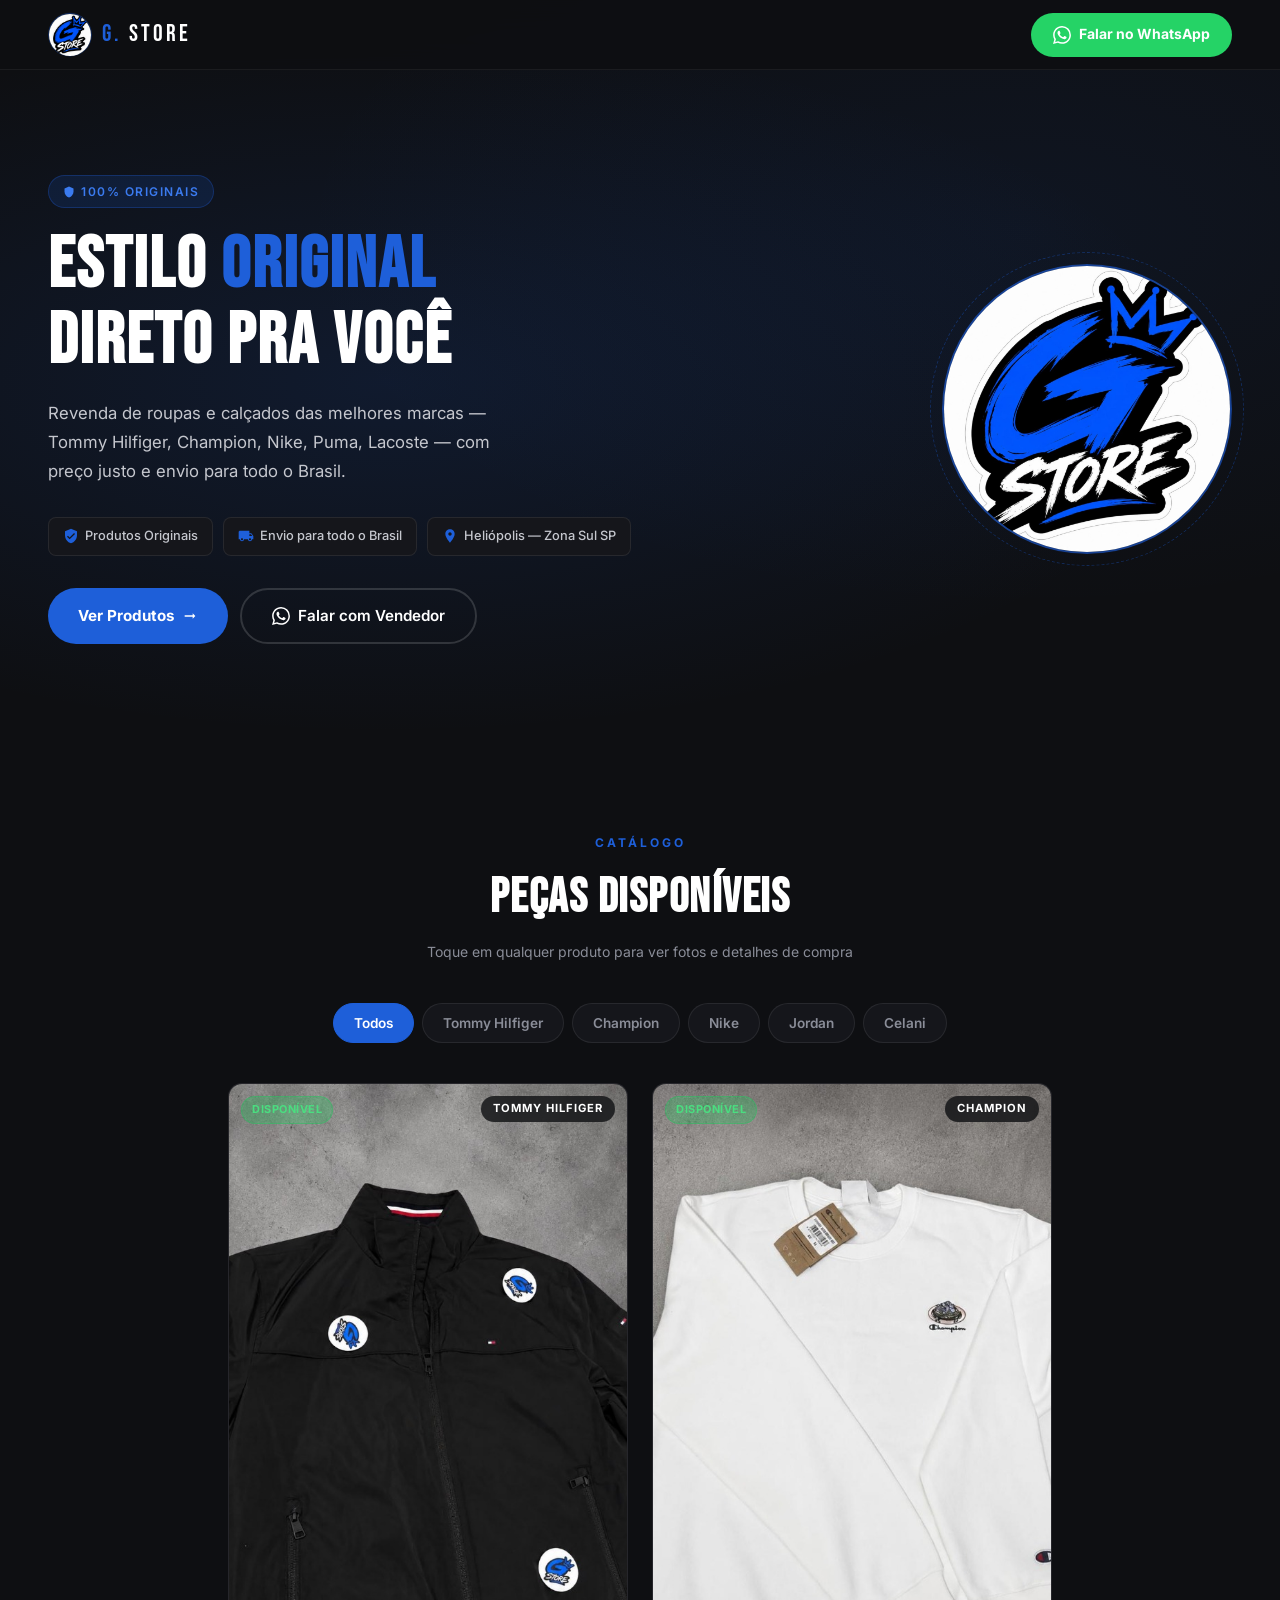
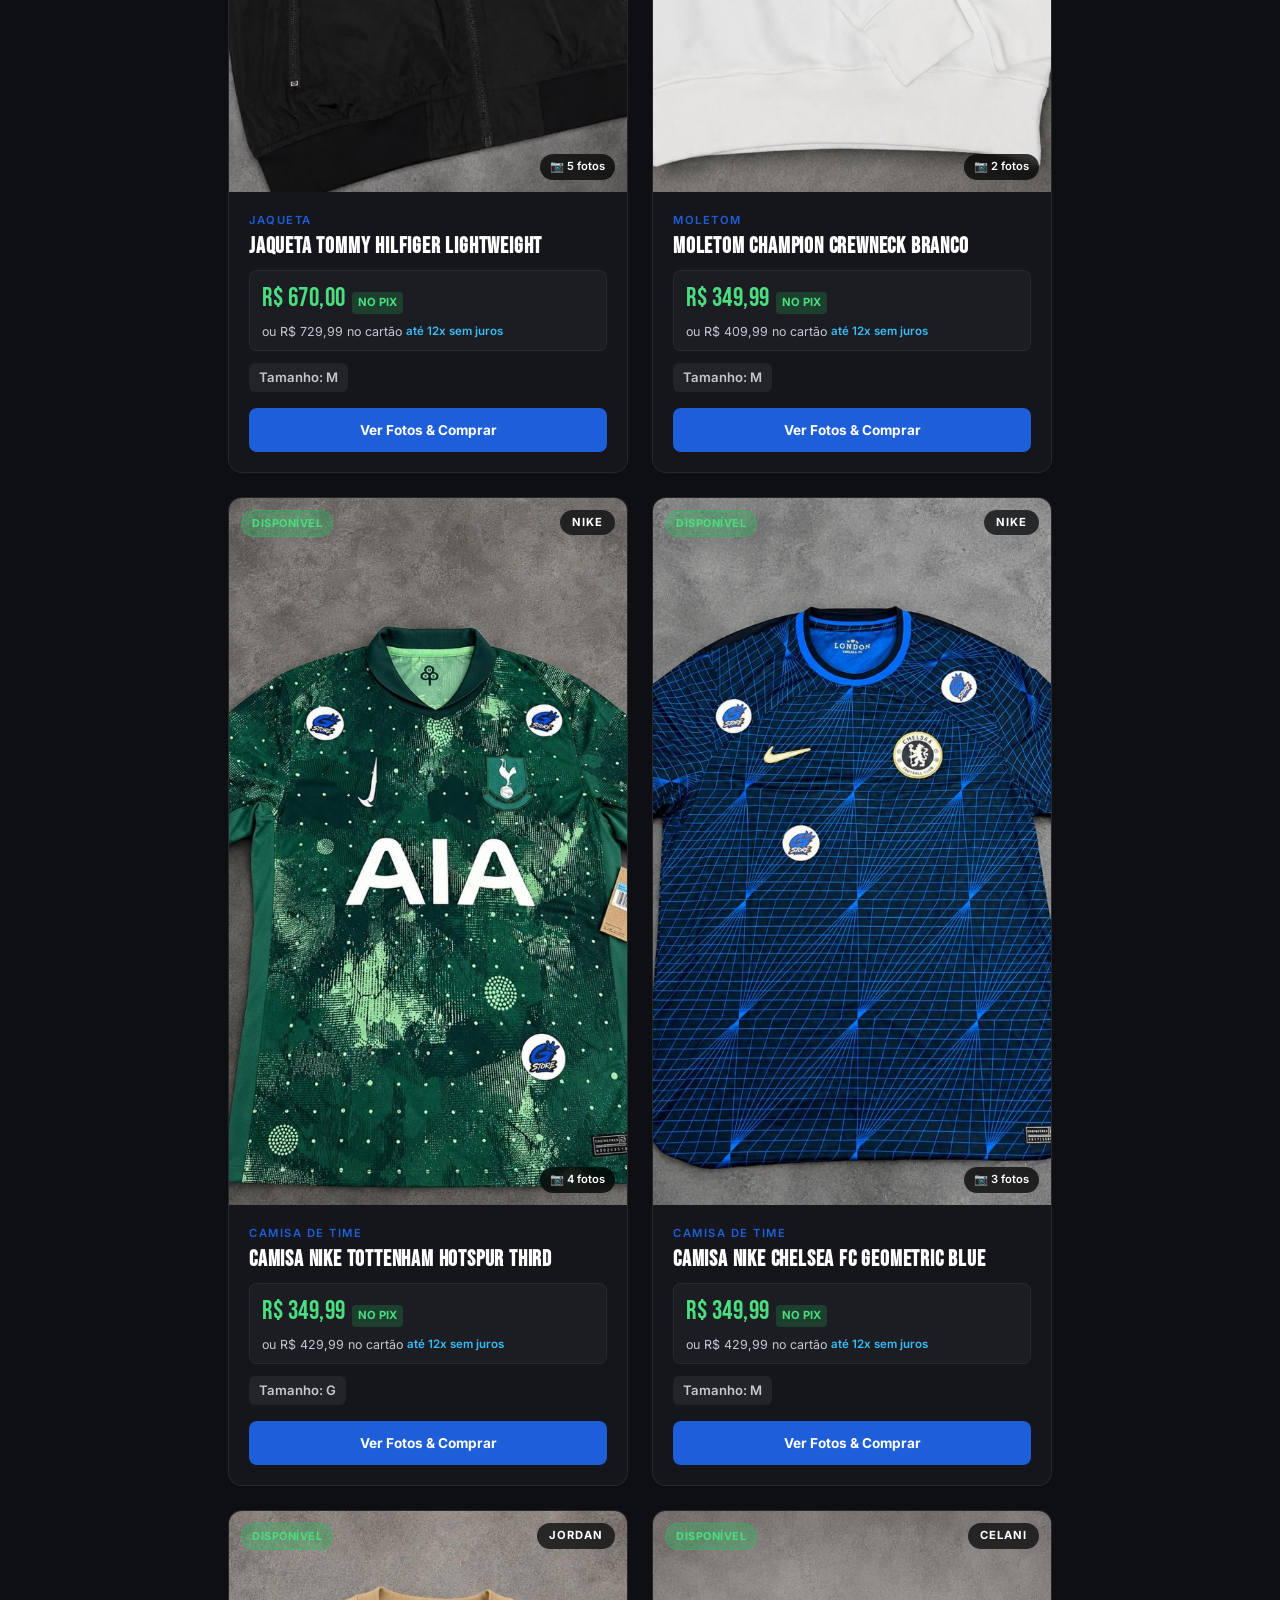
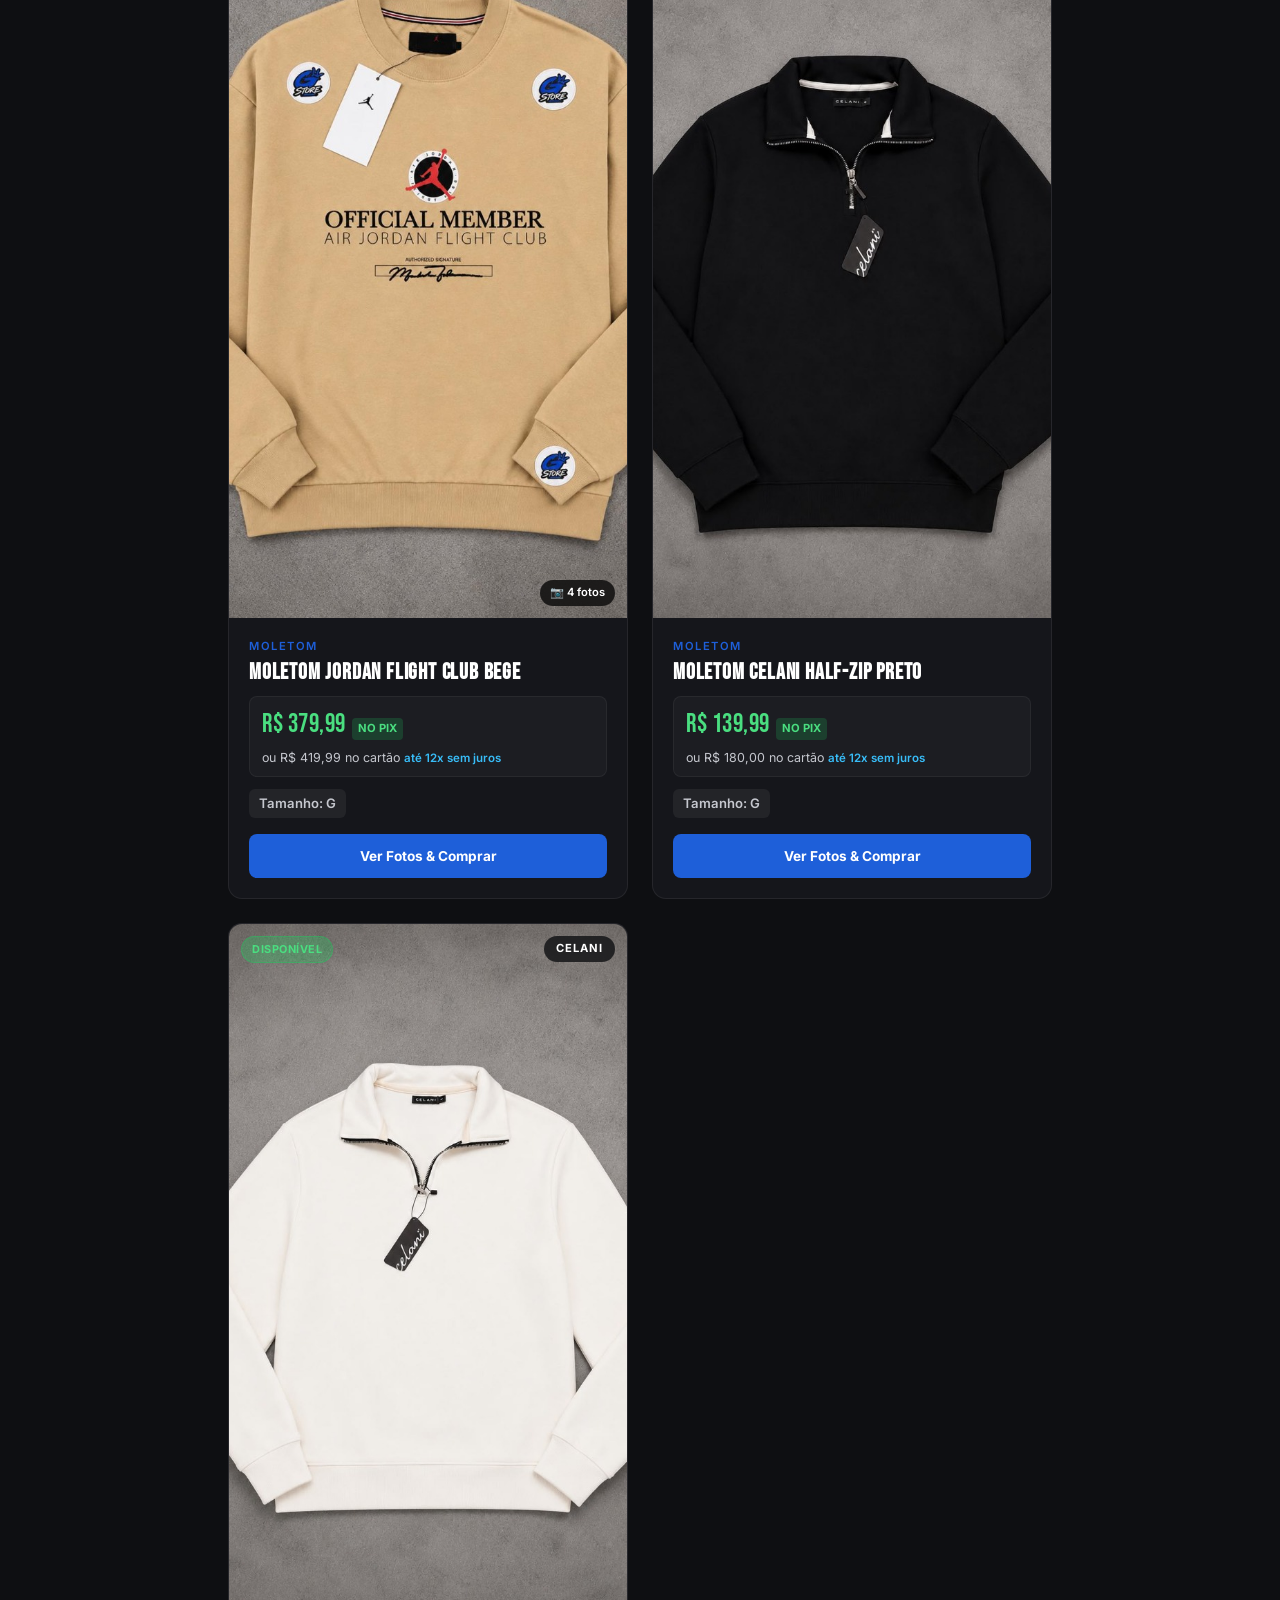
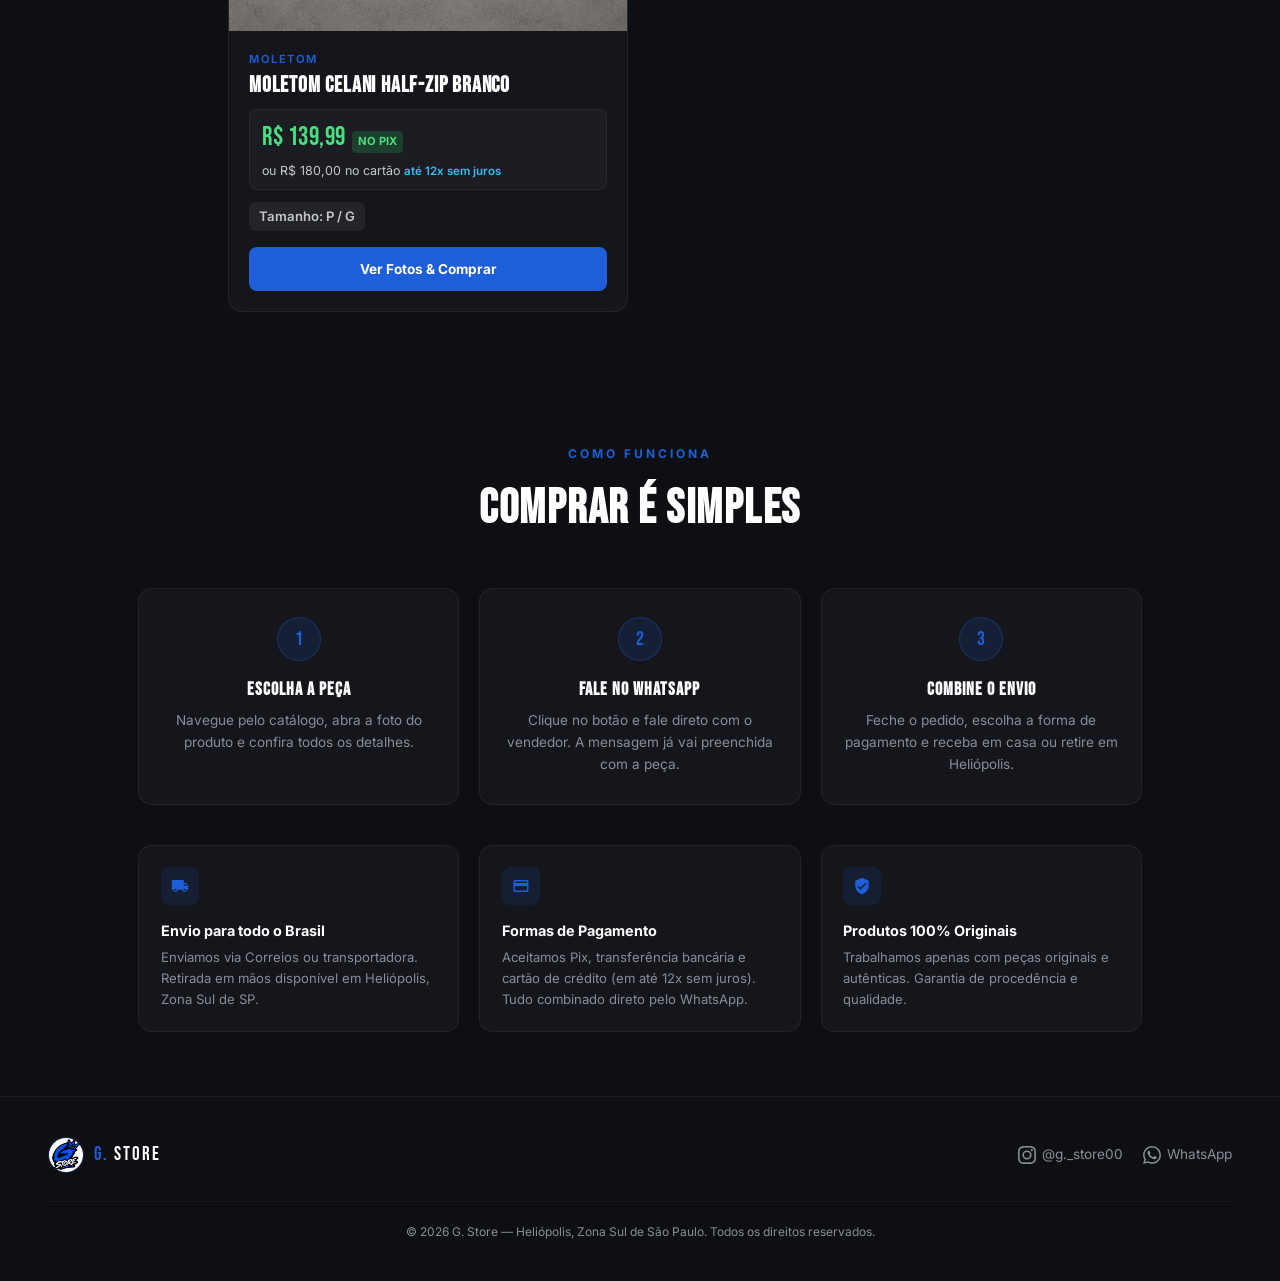
<file: index.html>
<!DOCTYPE html>
<html lang="pt-BR">
<head>
  <meta charset="UTF-8" />
  <meta name="viewport" content="width=device-width, initial-scale=1.0, maximum-scale=1.0, user-scalable=no" />
  <title>G. Store — Roupas e Calçados Originais | Puma, Lacoste, Nike</title>
  <meta name="description" content="G. Store — Revenda de roupas e calçados originais das melhores marcas: Nike, Puma, Lacoste. Envio para todo o Brasil. Heliópolis, Zona Sul de SP." />
  <meta name="theme-color" content="#0e0f12" />
  <link rel="icon" type="image/jpeg" href="img/media_1788734179886.jpg" />
  <link rel="stylesheet" href="style.css" />
</head>
<body>

  <!-- ═══════ HEADER ═══════ -->
  <header class="header" id="header">
    <a href="#" class="header__logo" aria-label="G. Store — Início">
      <img src="img/media_1788734179886.jpg" alt="G. Store logo" />
      <span class="header__logo-text"><span>G.</span> STORE</span>
    </a>
    <a href="#" data-whatsapp="general" target="_blank" rel="noopener" class="btn-whatsapp" id="header-whatsapp">
      <svg viewBox="0 0 24 24"><path d="M17.472 14.382c-.297-.149-1.758-.867-2.03-.967-.273-.099-.471-.148-.67.15-.197.297-.767.966-.94 1.164-.173.199-.347.223-.644.075-.297-.15-1.255-.463-2.39-1.475-.883-.788-1.48-1.761-1.653-2.059-.173-.297-.018-.458.13-.606.134-.133.298-.347.446-.52.149-.174.198-.298.298-.497.099-.198.05-.371-.025-.52-.075-.149-.669-1.612-.916-2.207-.242-.579-.487-.5-.669-.51-.173-.008-.371-.01-.57-.01-.198 0-.52.074-.792.372-.272.297-1.04 1.016-1.04 2.479 0 1.462 1.065 2.875 1.213 3.074.149.198 2.096 3.2 5.077 4.487.709.306 1.262.489 1.694.625.712.227 1.36.195 1.871.118.571-.085 1.758-.719 2.006-1.413.248-.694.248-1.289.173-1.413-.074-.124-.272-.198-.57-.347m-5.421 7.403h-.004a9.87 9.87 0 01-5.031-1.378l-.361-.214-3.741.982.998-3.648-.235-.374a9.86 9.86 0 01-1.51-5.26c.001-5.45 4.436-9.884 9.888-9.884 2.64 0 5.122 1.03 6.988 2.898a9.825 9.825 0 012.893 6.994c-.003 5.45-4.437 9.884-9.885 9.884m8.413-18.297A11.815 11.815 0 0012.05 0C5.495 0 .16 5.335.157 11.892c0 2.096.547 4.142 1.588 5.945L.057 24l6.305-1.654a11.882 11.882 0 005.683 1.448h.005c6.554 0 11.89-5.335 11.893-11.893a11.821 11.821 0 00-3.48-8.413z"/></svg>
      <span>Falar no WhatsApp</span>
    </a>
  </header>


  <!-- ═══════ HERO ═══════ -->
  <section class="hero" id="hero">
    <div class="hero__inner">
      <div class="hero__content">
        <div class="hero__badge">
          <svg width="12" height="12" viewBox="0 0 24 24" fill="currentColor"><path d="M12 1L3 5v6c0 5.55 3.84 10.74 9 12 5.16-1.26 9-6.45 9-12V5l-9-4z"/></svg>
          100% Originais
        </div>

        <h1 class="hero__title">
          ESTILO <span>ORIGINAL</span><br/>
          DIRETO PRA VOCÊ
        </h1>

        <p class="hero__subtitle">
          Revenda de roupas e calçados das melhores marcas — Tommy Hilfiger, Champion, Nike, Puma, Lacoste — com preço justo e envio para todo o Brasil.
        </p>

        <div class="hero__tags">
          <span class="hero__tag">
            <svg viewBox="0 0 24 24"><path d="M12 1L3 5v6c0 5.55 3.84 10.74 9 12 5.16-1.26 9-6.45 9-12V5l-9-4zm-2 16l-4-4 1.41-1.41L10 14.17l6.59-6.59L18 9l-8 8z"/></svg>
            Produtos Originais
          </span>
          <span class="hero__tag">
            <svg viewBox="0 0 24 24"><path d="M20 8h-3V4H3c-1.1 0-2 .9-2 2v11h2c0 1.66 1.34 3 3 3s3-1.34 3-3h6c0 1.66 1.34 3 3 3s3-1.34 3-3h2v-5l-3-4zM6 18.5c-.83 0-1.5-.67-1.5-1.5s.67-1.5 1.5-1.5 1.5.67 1.5 1.5-.67 1.5-1.5 1.5zm13.5-9l1.96 2.5H17V9.5h2.5zm-1.5 9c-.83 0-1.5-.67-1.5-1.5s.67-1.5 1.5-1.5 1.5.67 1.5 1.5-.67 1.5-1.5 1.5z"/></svg>
            Envio para todo o Brasil
          </span>
          <span class="hero__tag">
            <svg viewBox="0 0 24 24"><path d="M12 2C8.13 2 5 5.13 5 9c0 5.25 7 13 7 13s7-7.75 7-13c0-3.87-3.13-7-7-7zm0 9.5c-1.38 0-2.5-1.12-2.5-2.5s1.12-2.5 2.5-2.5 2.5 1.12 2.5 2.5-1.12 2.5-2.5 2.5z"/></svg>
            Heliópolis — Zona Sul SP
          </span>
        </div>

        <div class="hero__cta">
          <a href="#produtos" class="btn-primary">
            Ver Produtos
            <svg width="16" height="16" viewBox="0 0 24 24" fill="currentColor"><path d="M16.01 11H4v2h12.01v3L20 12l-3.99-4z"/></svg>
          </a>
          <a href="#" data-whatsapp="general" target="_blank" rel="noopener" class="btn-outline">
            <svg width="18" height="18" viewBox="0 0 24 24" fill="currentColor"><path d="M17.472 14.382c-.297-.149-1.758-.867-2.03-.967-.273-.099-.471-.148-.67.15-.197.297-.767.966-.94 1.164-.173.199-.347.223-.644.075-.297-.15-1.255-.463-2.39-1.475-.883-.788-1.48-1.761-1.653-2.059-.173-.297-.018-.458.13-.606.134-.133.298-.347.446-.52.149-.174.198-.298.298-.497.099-.198.05-.371-.025-.52-.075-.149-.669-1.612-.916-2.207-.242-.579-.487-.5-.669-.51-.173-.008-.371-.01-.57-.01-.198 0-.52.074-.792.372-.272.297-1.04 1.016-1.04 2.479 0 1.462 1.065 2.875 1.213 3.074.149.198 2.096 3.2 5.077 4.487.709.306 1.262.489 1.694.625.712.227 1.36.195 1.871.118.571-.085 1.758-.719 2.006-1.413.248-.694.248-1.289.173-1.413-.074-.124-.272-.198-.57-.347m-5.421 7.403h-.004a9.87 9.87 0 01-5.031-1.378l-.361-.214-3.741.982.998-3.648-.235-.374a9.86 9.86 0 01-1.51-5.26c.001-5.45 4.436-9.884 9.888-9.884 2.64 0 5.122 1.03 6.988 2.898a9.825 9.825 0 012.893 6.994c-.003 5.45-4.437 9.884-9.885 9.884m8.413-18.297A11.815 11.815 0 0012.05 0C5.495 0 .16 5.335.157 11.892c0 2.096.547 4.142 1.588 5.945L.057 24l6.305-1.654a11.882 11.882 0 005.683 1.448h.005c6.554 0 11.89-5.335 11.893-11.893a11.821 11.821 0 00-3.48-8.413z"/></svg>
            Falar com Vendedor
          </a>
        </div>
      </div>

      <div class="hero__visual">
        <div class="hero__logo-circle">
          <img src="img/media_1788734179886.jpg" alt="G. Store — Logo" />
        </div>
      </div>
    </div>
  </section>


  <!-- ═══════ PRODUTOS ═══════ -->
  <section class="products" id="produtos">
    <div class="section-header">
      <span class="section-header__label">Catálogo</span>
      <h2 class="section-header__title">PEÇAS DISPONÍVEIS</h2>
      <p class="section-header__subtitle">Toque em qualquer produto para ver fotos e detalhes de compra</p>
    </div>

    <div class="filter-bar" id="filter-bar"></div>
    <div class="product-grid" id="product-grid"></div>
  </section>


  <!-- ═══════ COMO FUNCIONA ═══════ -->
  <section class="how-it-works" id="como-funciona">
    <div class="section-header">
      <span class="section-header__label">Como funciona</span>
      <h2 class="section-header__title">COMPRAR É SIMPLES</h2>
    </div>

    <div class="steps-grid">
      <div class="step-card">
        <div class="step-card__number">1</div>
        <h3 class="step-card__title">ESCOLHA A PEÇA</h3>
        <p class="step-card__desc">Navegue pelo catálogo, abra a foto do produto e confira todos os detalhes.</p>
      </div>
      <div class="step-card">
        <div class="step-card__number">2</div>
        <h3 class="step-card__title">FALE NO WHATSAPP</h3>
        <p class="step-card__desc">Clique no botão e fale direto com o vendedor. A mensagem já vai preenchida com a peça.</p>
      </div>
      <div class="step-card">
        <div class="step-card__number">3</div>
        <h3 class="step-card__title">COMBINE O ENVIO</h3>
        <p class="step-card__desc">Feche o pedido, escolha a forma de pagamento e receba em casa ou retire em Heliópolis.</p>
      </div>
    </div>

    <div class="info-boxes">
      <div class="info-box">
        <div class="info-box__icon">
          <svg viewBox="0 0 24 24"><path d="M20 8h-3V4H3c-1.1 0-2 .9-2 2v11h2c0 1.66 1.34 3 3 3s3-1.34 3-3h6c0 1.66 1.34 3 3 3s3-1.34 3-3h2v-5l-3-4zM6 18.5c-.83 0-1.5-.67-1.5-1.5s.67-1.5 1.5-1.5 1.5.67 1.5 1.5-.67 1.5-1.5 1.5zm13.5-9l1.96 2.5H17V9.5h2.5zm-1.5 9c-.83 0-1.5-.67-1.5-1.5s.67-1.5 1.5-1.5 1.5.67 1.5 1.5-.67 1.5-1.5 1.5z"/></svg>
        </div>
        <h4 class="info-box__title">Envio para todo o Brasil</h4>
        <p class="info-box__text">Enviamos via Correios ou transportadora. Retirada em mãos disponível em Heliópolis, Zona Sul de SP.</p>
      </div>

      <div class="info-box">
        <div class="info-box__icon">
          <svg viewBox="0 0 24 24"><path d="M20 4H4c-1.11 0-1.99.89-1.99 2L2 18c0 1.11.89 2 2 2h16c1.11 0 2-.89 2-2V6c0-1.11-.89-2-2-2zm0 14H4v-6h16v6zm0-10H4V6h16v2z"/></svg>
        </div>
        <h4 class="info-box__title">Formas de Pagamento</h4>
        <p class="info-box__text">Aceitamos Pix, transferência bancária e cartão de crédito (em até 12x sem juros). Tudo combinado direto pelo WhatsApp.</p>
      </div>

      <div class="info-box">
        <div class="info-box__icon">
          <svg viewBox="0 0 24 24"><path d="M12 1L3 5v6c0 5.55 3.84 10.74 9 12 5.16-1.26 9-6.45 9-12V5l-9-4zm-2 16l-4-4 1.41-1.41L10 14.17l6.59-6.59L18 9l-8 8z"/></svg>
        </div>
        <h4 class="info-box__title">Produtos 100% Originais</h4>
        <p class="info-box__text">Trabalhamos apenas com peças originais e autênticas. Garantia de procedência e qualidade.</p>
      </div>
    </div>
  </section>


  <!-- ═══════ FOOTER ═══════ -->
  <footer class="footer" id="footer">
    <div class="footer__inner">
      <div class="footer__brand">
        <img src="img/media_1788734179886.jpg" alt="G. Store" />
        <span class="footer__brand-text"><span>G.</span> STORE</span>
      </div>

      <div class="footer__links">
        <a href="https://instagram.com/g._store00" target="_blank" rel="noopener" class="footer__link" id="footer-instagram">
          <svg viewBox="0 0 24 24"><path d="M12 2.163c3.204 0 3.584.012 4.85.07 3.252.148 4.771 1.691 4.919 4.919.058 1.265.069 1.645.069 4.849 0 3.205-.012 3.584-.069 4.849-.149 3.225-1.664 4.771-4.919 4.919-1.266.058-1.644.07-4.85.07-3.204 0-3.584-.012-4.849-.07-3.26-.149-4.771-1.699-4.919-4.92-.058-1.265-.07-1.644-.07-4.849 0-3.204.013-3.583.07-4.849.149-3.227 1.664-4.771 4.919-4.919 1.266-.057 1.645-.069 4.849-.069zM12 0C8.741 0 8.333.014 7.053.072 2.695.272.273 2.69.073 7.052.014 8.333 0 8.741 0 12c0 3.259.014 3.668.072 4.948.2 4.358 2.618 6.78 6.98 6.98C8.333 23.986 8.741 24 12 24c3.259 0 3.668-.014 4.948-.072 4.354-.2 6.782-2.618 6.979-6.98.059-1.28.073-1.689.073-4.948 0-3.259-.014-3.667-.072-4.947-.196-4.354-2.617-6.78-6.979-6.98C15.668.014 15.259 0 12 0zm0 5.838a6.162 6.162 0 100 12.324 6.162 6.162 0 000-12.324zM12 16a4 4 0 110-8 4 4 0 010 8zm6.406-11.845a1.44 1.44 0 100 2.881 1.44 1.44 0 000-2.881z"/></svg>
          @g._store00
        </a>

        <a href="#" data-whatsapp="general" target="_blank" rel="noopener" class="footer__link" id="footer-whatsapp">
          <svg viewBox="0 0 24 24"><path d="M17.472 14.382c-.297-.149-1.758-.867-2.03-.967-.273-.099-.471-.148-.67.15-.197.297-.767.966-.94 1.164-.173.199-.347.223-.644.075-.297-.15-1.255-.463-2.39-1.475-.883-.788-1.48-1.761-1.653-2.059-.173-.297-.018-.458.13-.606.134-.133.298-.347.446-.52.149-.174.198-.298.298-.497.099-.198.05-.371-.025-.52-.075-.149-.669-1.612-.916-2.207-.242-.579-.487-.5-.669-.51-.173-.008-.371-.01-.57-.01-.198 0-.52.074-.792.372-.272.297-1.04 1.016-1.04 2.479 0 1.462 1.065 2.875 1.213 3.074.149.198 2.096 3.2 5.077 4.487.709.306 1.262.489 1.694.625.712.227 1.36.195 1.871.118.571-.085 1.758-.719 2.006-1.413.248-.694.248-1.289.173-1.413-.074-.124-.272-.198-.57-.347m-5.421 7.403h-.004a9.87 9.87 0 01-5.031-1.378l-.361-.214-3.741.982.998-3.648-.235-.374a9.86 9.86 0 01-1.51-5.26c.001-5.45 4.436-9.884 9.888-9.884 2.64 0 5.122 1.03 6.988 2.898a9.825 9.825 0 012.893 6.994c-.003 5.45-4.437 9.884-9.885 9.884m8.413-18.297A11.815 11.815 0 0012.05 0C5.495 0 .16 5.335.157 11.892c0 2.096.547 4.142 1.588 5.945L.057 24l6.305-1.654a11.882 11.882 0 005.683 1.448h.005c6.554 0 11.89-5.335 11.893-11.893a11.821 11.821 0 00-3.48-8.413z"/></svg>
          WhatsApp
        </a>
      </div>
    </div>

    <p class="footer__copy">© 2026 G. Store — Heliópolis, Zona Sul de São Paulo. Todos os direitos reservados.</p>
  </footer>


  <!-- ═══════ MODAL DE DETALHES DO PRODUTO ═══════ -->
  <div class="modal-backdrop" id="modal-backdrop" aria-hidden="true">
    <div class="product-modal" id="product-modal" role="dialog" aria-modal="true">
      <div class="modal-drag-handle"></div>

      <button class="modal-close-btn" id="modal-close-btn" aria-label="Fechar detalhes">
        <svg viewBox="0 0 24 24"><path d="M19 6.41L17.59 5 12 10.59 6.41 5 5 6.41 10.59 12 5 17.59 6.41 19 12 13.41 17.59 19 19 17.59 13.41 12z"/></svg>
      </button>

      <div class="modal-content">
        <!-- LADO ESQUERDO / CARROSSEL -->
        <div class="modal-gallery">
          <div class="carousel-container" id="carousel-container">
            <div class="carousel-track" id="carousel-track"></div>
            
            <button class="carousel-arrow prev" id="carousel-prev" aria-label="Foto anterior">
              <svg viewBox="0 0 24 24"><path d="M15.41 7.41L14 6l-6 6 6 6 1.41-1.41L10.83 12z"/></svg>
            </button>
            <button class="carousel-arrow next" id="carousel-next" aria-label="Próxima foto">
              <svg viewBox="0 0 24 24"><path d="M10 6L8.59 7.41 13.17 12l-4.58 4.59L10 18l6-6z"/></svg>
            </button>

            <div class="carousel-dots" id="carousel-dots"></div>
          </div>

          <div class="carousel-thumbs" id="carousel-thumbs"></div>
        </div>

        <!-- LADO DIREITO / INFORMAÇÕES -->
        <div class="modal-info">
          <div class="modal-header-info">
            <span class="modal-brand" id="modal-brand"></span>
            <span class="modal-badge" id="modal-badge"></span>
          </div>

          <h2 class="modal-title" id="modal-title"></h2>
          <p class="modal-category" id="modal-category"></p>

          <div class="modal-price-box" id="modal-price"></div>
          <span class="modal-size-tag" id="modal-size"></span>

          <div class="modal-section" style="margin-top: 1rem;">
            <h4 class="modal-section-title">Descrição & Detalhes</h4>
            <p class="modal-description" id="modal-description"></p>
            <ul class="modal-specs" id="modal-specs"></ul>
          </div>

          <div class="modal-delivery-info">
            <div class="delivery-item">
              <svg viewBox="0 0 24 24"><path d="M20 8h-3V4H3c-1.1 0-2 .9-2 2v11h2c0 1.66 1.34 3 3 3s3-1.34 3-3h6c0 1.66 1.34 3 3 3s3-1.34 3-3h2v-5l-3-4zM6 18.5c-.83 0-1.5-.67-1.5-1.5s.67-1.5 1.5-1.5 1.5.67 1.5 1.5-.67 1.5-1.5 1.5zm13.5-9l1.96 2.5H17V9.5h2.5zm-1.5 9c-.83 0-1.5-.67-1.5-1.5s.67-1.5 1.5-1.5 1.5.67 1.5 1.5-.67 1.5-1.5 1.5z"/></svg>
              <span>Envio para todo o Brasil | Retirada em Heliópolis (SP)</span>
            </div>
            <div class="delivery-item">
              <svg viewBox="0 0 24 24"><path d="M12 1L3 5v6c0 5.55 3.84 10.74 9 12 5.16-1.26 9-6.45 9-12V5l-9-4zm-2 16l-4-4 1.41-1.41L10 14.17l6.59-6.59L18 9l-8 8z"/></svg>
              <span>Produto 100% Original e Autêntico</span>
            </div>
          </div>

          <div class="modal-cta-wrapper">
            <a href="#" id="modal-whatsapp-btn" target="_blank" rel="noopener" class="btn-whatsapp modal-buy-btn">
              <svg viewBox="0 0 24 24"><path d="M17.472 14.382c-.297-.149-1.758-.867-2.03-.967-.273-.099-.471-.148-.67.15-.197.297-.767.966-.94 1.164-.173.199-.347.223-.644.075-.297-.15-1.255-.463-2.39-1.475-.883-.788-1.48-1.761-1.653-2.059-.173-.297-.018-.458.13-.606.134-.133.298-.347.446-.52.149-.174.198-.298.298-.497.099-.198.05-.371-.025-.52-.075-.149-.669-1.612-.916-2.207-.242-.579-.487-.5-.669-.51-.173-.008-.371-.01-.57-.01-.198 0-.52.074-.792.372-.272.297-1.04 1.016-1.04 2.479 0 1.462 1.065 2.875 1.213 3.074.149.198 2.096 3.2 5.077 4.487.709.306 1.262.489 1.694.625.712.227 1.36.195 1.871.118.571-.085 1.758-.719 2.006-1.413.248-.694.248-1.289.173-1.413-.074-.124-.272-.198-.57-.347m-5.421 7.403h-.004a9.87 9.87 0 01-5.031-1.378l-.361-.214-3.741.982.998-3.648-.235-.374a9.86 9.86 0 01-1.51-5.26c.001-5.45 4.436-9.884 9.888-9.884 2.64 0 5.122 1.03 6.988 2.898a9.825 9.825 0 012.893 6.994c-.003 5.45-4.437 9.884-9.885 9.884m8.413-18.297A11.815 11.815 0 0012.05 0C5.495 0 .16 5.335.157 11.892c0 2.096.547 4.142 1.588 5.945L.057 24l6.305-1.654a11.882 11.882 0 005.683 1.448h.005c6.554 0 11.89-5.335 11.893-11.893a11.821 11.821 0 00-3.48-8.413z"/></svg>
              <span>Comprar via WhatsApp</span>
            </a>
          </div>
        </div>
      </div>
    </div>
  </div>

  <script src="script.js"></script>
</body>
</html>
</file>
<file: style.css>
/* ===================================
   G. STORE — CSS
   Paleta: #0e0f12 (fundo), #1e5fd9 (destaque), #fff (textos)
   Estilo: Urbano / Streetwear / Mobile-First
   =================================== */

@import url('https://fonts.googleapis.com/css2?family=Bebas+Neue&family=Inter:wght@400;500;600;700&display=swap');

/* ---------- RESET / BASE ---------- */
*, *::before, *::after { box-sizing: border-box; margin: 0; padding: 0; }

:root {
  --bg:             #0e0f12;
  --bg-card:        #15161b;
  --bg-card-hover:  #1a1b22;
  --bg-modal:       #14151a;
  --accent:         #1e5fd9;
  --accent-light:   #3b7bef;
  --white:          #ffffff;
  --gray:           #8a8d98;
  --gray-light:     #c5c7ce;
  --green:          #22c55e;
  --red:            #ef4444;
  --radius:         14px;
  --radius-sm:      8px;
  --font-display:   'Bebas Neue', sans-serif;
  --font-body:      'Inter', sans-serif;
  --header-h:       70px;
}

html { 
  scroll-behavior: smooth; 
  -webkit-tap-highlight-color: transparent;
}

body {
  background: var(--bg);
  color: var(--white);
  font-family: var(--font-body);
  line-height: 1.6;
  -webkit-font-smoothing: antialiased;
}

a { color: inherit; text-decoration: none; }
img { display: block; max-width: 100%; }
button { cursor: pointer; font-family: inherit; border: none; background: none; }

/* ---------- HEADER ---------- */
.header {
  position: fixed;
  top: 0; left: 0; right: 0;
  height: var(--header-h);
  display: flex;
  align-items: center;
  justify-content: space-between;
  padding: 0 clamp(1rem, 4vw, 3rem);
  background: rgba(14, 15, 18, 0.9);
  backdrop-filter: blur(16px);
  -webkit-backdrop-filter: blur(16px);
  border-bottom: 1px solid rgba(255,255,255,0.06);
  z-index: 1000;
}

.header__logo {
  display: flex;
  align-items: center;
  gap: 10px;
}

/* Logo Redondo no Header (Corta o quadrado branco) */
.header__logo img {
  height: 44px;
  width: 44px;
  border-radius: 50%;
  clip-path: circle(50%);
  object-fit: cover;
  border: 1px solid rgba(30, 95, 217, 0.4);
  box-shadow: 0 0 10px rgba(30, 95, 217, 0.3);
}

.header__logo-text {
  font-family: var(--font-display);
  font-size: 1.5rem;
  letter-spacing: 3px;
  color: var(--white);
}

.header__logo-text span {
  color: var(--accent);
}

/* WhatsApp button */
.btn-whatsapp {
  display: inline-flex;
  align-items: center;
  justify-content: center;
  gap: 8px;
  padding: 10px 22px;
  background: #25D366;
  color: #fff;
  font-weight: 700;
  font-size: 0.875rem;
  border-radius: 50px;
  transition: transform 0.2s ease, box-shadow 0.2s ease, background 0.2s ease;
  text-decoration: none;
  min-height: 44px;
}

.btn-whatsapp:hover {
  transform: translateY(-2px);
  box-shadow: 0 6px 24px rgba(37, 211, 102, 0.35);
  background: #20bd5a;
}

.btn-whatsapp svg {
  width: 18px;
  height: 18px;
  fill: currentColor;
  flex-shrink: 0;
}

/* ---------- HERO ---------- */
.hero {
  min-height: 85vh;
  display: flex;
  align-items: center;
  justify-content: center;
  padding: calc(var(--header-h) + 2rem) clamp(1rem, 4vw, 3rem) 3rem;
  position: relative;
  overflow: hidden;
}

.hero::before {
  content: '';
  position: absolute;
  inset: 0;
  background: radial-gradient(ellipse at 30% 50%, rgba(30,95,217,0.14) 0%, transparent 65%),
              radial-gradient(ellipse at 80% 30%, rgba(30,95,217,0.08) 0%, transparent 50%);
  pointer-events: none;
}

.hero__inner {
  display: flex;
  align-items: center;
  justify-content: space-between;
  gap: 3rem;
  max-width: 1200px;
  width: 100%;
  position: relative;
  z-index: 1;
}

.hero__content {
  flex: 1;
  opacity: 0;
  transform: translateY(30px);
  animation: heroFadeIn 0.8s ease-out 0.2s forwards;
}

@keyframes heroFadeIn {
  to { opacity: 1; transform: translateY(0); }
}

.hero__badge {
  display: inline-flex;
  align-items: center;
  gap: 6px;
  padding: 6px 14px;
  background: rgba(30,95,217,0.15);
  border: 1px solid rgba(30,95,217,0.3);
  border-radius: 50px;
  font-size: 0.75rem;
  font-weight: 600;
  color: var(--accent-light);
  text-transform: uppercase;
  letter-spacing: 1.5px;
  margin-bottom: 1.25rem;
}

.hero__title {
  font-family: var(--font-display);
  font-size: clamp(2.5rem, 6.5vw, 4.5rem);
  line-height: 1.05;
  letter-spacing: 2px;
  margin-bottom: 1.25rem;
}

.hero__title span {
  color: var(--accent);
}

.hero__subtitle {
  font-size: 1.05rem;
  color: var(--gray-light);
  max-width: 480px;
  margin-bottom: 2rem;
  line-height: 1.7;
}

.hero__tags {
  display: flex;
  flex-wrap: wrap;
  gap: 10px;
  margin-bottom: 2rem;
}

.hero__tag {
  display: inline-flex;
  align-items: center;
  gap: 6px;
  padding: 8px 14px;
  background: var(--bg-card);
  border: 1px solid rgba(255,255,255,0.08);
  border-radius: var(--radius-sm);
  font-size: 0.8rem;
  font-weight: 500;
  color: var(--gray-light);
}

.hero__tag svg {
  width: 16px;
  height: 16px;
  fill: var(--accent);
  flex-shrink: 0;
}

.hero__cta {
  display: flex;
  gap: 12px;
  flex-wrap: wrap;
}

.btn-primary {
  display: inline-flex;
  align-items: center;
  gap: 8px;
  padding: 14px 30px;
  background: var(--accent);
  color: #fff;
  font-weight: 700;
  font-size: 0.95rem;
  border-radius: 50px;
  transition: transform 0.2s ease, box-shadow 0.2s ease;
  min-height: 48px;
}

.btn-primary:hover {
  transform: translateY(-2px);
  box-shadow: 0 8px 28px rgba(30,95,217,0.4);
}

.btn-outline {
  display: inline-flex;
  align-items: center;
  gap: 8px;
  padding: 14px 30px;
  background: transparent;
  color: var(--white);
  font-weight: 600;
  font-size: 0.95rem;
  border: 2px solid rgba(255,255,255,0.15);
  border-radius: 50px;
  transition: border-color 0.2s ease, background 0.2s ease;
  min-height: 48px;
}

.btn-outline:hover {
  border-color: var(--accent);
  background: rgba(30,95,217,0.08);
}

.hero__visual {
  flex: 0 0 auto;
  position: relative;
  opacity: 0;
  transform: scale(0.9);
  animation: heroVisualIn 0.8s ease-out 0.4s forwards;
}

@keyframes heroVisualIn {
  to { opacity: 1; transform: scale(1); }
}

/* Círculo da Logo no Hero (Redondo e sem fundo quadrado) */
.hero__logo-circle {
  width: 290px;
  height: 290px;
  border-radius: 50%;
  background: radial-gradient(circle, rgba(30,95,217,0.25) 0%, transparent 70%);
  display: flex;
  align-items: center;
  justify-content: center;
  position: relative;
}

.hero__logo-circle img {
  width: 100%;
  height: 100%;
  border-radius: 50%;
  clip-path: circle(50%);
  object-fit: cover;
  filter: drop-shadow(0 0 35px rgba(30,95,217,0.6));
  border: 2px solid rgba(30,95,217,0.5);
}

.hero__logo-circle::after {
  content: '';
  position: absolute;
  inset: -12px;
  border-radius: 50%;
  border: 1px dashed rgba(30,95,217,0.35);
  animation: spinSlow 30s linear infinite;
}

@keyframes spinSlow {
  to { transform: rotate(360deg); }
}

/* ---------- SECTION TITLES ---------- */
.section-header {
  text-align: center;
  margin-bottom: 2.5rem;
}

.section-header__label {
  display: inline-block;
  font-size: 0.75rem;
  font-weight: 700;
  letter-spacing: 3px;
  text-transform: uppercase;
  color: var(--accent);
  margin-bottom: 0.5rem;
}

.section-header__title {
  font-family: var(--font-display);
  font-size: clamp(2rem, 4vw, 3rem);
  letter-spacing: 1.5px;
}

.section-header__subtitle {
  font-size: 0.875rem;
  color: var(--gray);
  margin-top: 0.25rem;
}

/* ---------- PRODUCT GRID & CARDS ---------- */
.products {
  padding: 4rem clamp(1rem, 4vw, 3rem);
  max-width: 1280px;
  margin: 0 auto;
}

.filter-bar {
  display: flex;
  justify-content: center;
  gap: 8px;
  flex-wrap: wrap;
  margin-bottom: 2.5rem;
}

.filter-btn {
  padding: 8px 20px;
  background: var(--bg-card);
  border: 1px solid rgba(255,255,255,0.08);
  border-radius: 50px;
  color: var(--gray);
  font-size: 0.85rem;
  font-weight: 600;
  transition: all 0.2s ease;
  min-height: 40px;
}

.filter-btn:hover,
.filter-btn.active {
  background: var(--accent);
  color: var(--white);
  border-color: var(--accent);
}

.product-grid {
  display: grid;
  grid-template-columns: repeat(auto-fill, minmax(280px, 400px));
  justify-content: center;
  gap: 1.5rem;
}

/* Product Card */
.product-card {
  background: var(--bg-card);
  border: 1px solid rgba(255,255,255,0.07);
  border-radius: var(--radius);
  overflow: hidden;
  transition: transform 0.25s ease, box-shadow 0.25s ease, border-color 0.25s ease;
  cursor: pointer;
  display: flex;
  flex-direction: column;
}

.product-card:hover {
  transform: translateY(-4px);
  box-shadow: 0 12px 36px rgba(0,0,0,0.45);
  border-color: rgba(30,95,217,0.4);
}

.product-card__img-wrap {
  position: relative;
  aspect-ratio: 9/16;
  overflow: hidden;
  background: #111218;
}

.product-card__img-wrap img {
  width: 100%;
  height: 100%;
  object-fit: cover;
  transition: transform 0.4s ease;
}

.product-card:hover .product-card__img-wrap img {
  transform: scale(1.04);
}

.product-card__badge {
  position: absolute;
  top: 12px;
  left: 12px;
  padding: 4px 10px;
  border-radius: 50px;
  font-size: 0.68rem;
  font-weight: 700;
  text-transform: uppercase;
  letter-spacing: 0.5px;
  z-index: 2;
}

.product-card__badge--available {
  background: rgba(34, 197, 94, 0.3);
  color: #4ade80;
  border: 1px solid rgba(34,197,94,0.4);
}

.product-card__badge--sold {
  background: rgba(239, 68, 68, 0.3);
  color: #f87171;
  border: 1px solid rgba(239,68,68,0.4);
}

.product-card__brand {
  position: absolute;
  top: 12px;
  right: 12px;
  padding: 4px 12px;
  background: rgba(14,15,18,0.8);
  backdrop-filter: blur(8px);
  border-radius: 50px;
  font-size: 0.7rem;
  font-weight: 700;
  text-transform: uppercase;
  letter-spacing: 1px;
  color: var(--white);
  z-index: 2;
}

.product-card__img-count {
  position: absolute;
  bottom: 12px;
  right: 12px;
  padding: 4px 10px;
  background: rgba(0,0,0,0.75);
  backdrop-filter: blur(6px);
  border-radius: 50px;
  font-size: 0.7rem;
  font-weight: 600;
  color: var(--white);
  z-index: 2;
}

.product-card__body {
  padding: 1.25rem;
  display: flex;
  flex-direction: column;
  flex: 1;
}

.product-card__category {
  font-size: 0.7rem;
  font-weight: 600;
  text-transform: uppercase;
  letter-spacing: 1.5px;
  color: var(--accent);
  margin-bottom: 4px;
}

.product-card__name {
  font-family: var(--font-display);
  font-size: 1.4rem;
  letter-spacing: 0.8px;
  margin-bottom: 10px;
  line-height: 1.15;
}

.product-card__prices {
  margin-bottom: 0.75rem;
  padding: 8px 12px;
  background: rgba(255,255,255,0.03);
  border-radius: var(--radius-sm);
  border: 1px solid rgba(255,255,255,0.05);
}

.price-pix-row {
  display: flex;
  align-items: baseline;
  gap: 6px;
}

.price-pix-val {
  font-family: var(--font-display);
  font-size: 1.6rem;
  color: #4ade80;
  letter-spacing: 0.5px;
}

.price-pix-tag {
  font-size: 0.7rem;
  font-weight: 700;
  text-transform: uppercase;
  background: rgba(34, 197, 94, 0.2);
  color: #4ade80;
  padding: 2px 6px;
  border-radius: 4px;
}

.price-credit-row {
  font-size: 0.78rem;
  color: var(--gray-light);
  margin-top: 2px;
  display: flex;
  align-items: center;
  gap: 4px;
  flex-wrap: wrap;
}

.no-interest {
  color: #38bdf8;
  font-weight: 600;
  font-size: 0.72rem;
}

.no-interest-badge {
  display: inline-block;
  background: rgba(56, 189, 248, 0.15);
  color: #38bdf8;
  border: 1px solid rgba(56, 189, 248, 0.3);
  padding: 2px 8px;
  border-radius: 50px;
  font-size: 0.72rem;
  font-weight: 700;
  margin-left: 4px;
}

.product-card__meta {
  display: flex;
  align-items: center;
  justify-content: space-between;
  margin-bottom: 1rem;
  margin-top: auto;
}

.product-card__size {
  font-size: 0.82rem;
  font-weight: 600;
  color: var(--gray-light);
  background: rgba(255,255,255,0.06);
  padding: 4px 10px;
  border-radius: 6px;
}

.product-card__quick-view-btn {
  width: 100%;
  padding: 12px;
  background: var(--accent);
  color: var(--white);
  font-weight: 700;
  font-size: 0.85rem;
  border-radius: var(--radius-sm);
  transition: all 0.2s ease;
  text-align: center;
  min-height: 44px;
}

.product-card:hover .product-card__quick-view-btn {
  background: var(--accent-light);
  box-shadow: 0 4px 16px rgba(30,95,217,0.3);
}


/* ---------- MODAL DE DETALHES DO PRODUTO ---------- */
.modal-backdrop {
  position: fixed;
  inset: 0;
  background: rgba(0, 0, 0, 0.85);
  backdrop-filter: blur(12px);
  -webkit-backdrop-filter: blur(12px);
  z-index: 2000;
  display: flex;
  align-items: center;
  justify-content: center;
  opacity: 0;
  visibility: hidden;
  transition: opacity 0.3s ease, visibility 0.3s ease;
  padding: 1rem;
}

.modal-backdrop.active {
  opacity: 1;
  visibility: visible;
}

.product-modal {
  background: var(--bg-modal);
  border: 1px solid rgba(255, 255, 255, 0.1);
  border-radius: 20px;
  max-width: 900px;
  width: 100%;
  max-height: 90vh;
  overflow-y: auto;
  position: relative;
  box-shadow: 0 25px 60px rgba(0, 0, 0, 0.7);
  transform: scale(0.94) translateY(20px);
  transition: transform 0.3s cubic-bezier(0.16, 1, 0.3, 1);
}

.modal-backdrop.active .product-modal {
  transform: scale(1) translateY(0);
}

.modal-drag-handle {
  display: none;
}

.modal-close-btn {
  position: absolute;
  top: 16px;
  right: 16px;
  width: 38px;
  height: 38px;
  border-radius: 50%;
  background: rgba(255, 255, 255, 0.12);
  display: flex;
  align-items: center;
  justify-content: center;
  color: var(--white);
  transition: background 0.2s ease, transform 0.2s ease;
  z-index: 10;
}

.modal-close-btn:hover {
  background: rgba(255, 255, 255, 0.25);
  transform: rotate(90deg);
}

.modal-close-btn svg {
  width: 20px;
  height: 20px;
  fill: currentColor;
}

.modal-content {
  display: grid;
  grid-template-columns: 1fr 1fr;
  gap: 2rem;
  padding: 2rem;
}

/* Modal Gallery / Carousel */
.modal-gallery {
  display: flex;
  flex-direction: column;
  gap: 1rem;
}

.carousel-container {
  position: relative;
  aspect-ratio: 9/16;
  border-radius: var(--radius);
  overflow: hidden;
  background: #101116;
  touch-action: pan-y;
  max-height: 520px;
}

.carousel-track {
  display: flex;
  height: 100%;
  width: 100%;
  transition: transform 0.35s cubic-bezier(0.25, 1, 0.5, 1);
}

.carousel-slide {
  flex: 0 0 100%;
  width: 100%;
  height: 100%;
}

.carousel-slide img {
  width: 100%;
  height: 100%;
  object-fit: cover;
  user-select: none;
}

.carousel-arrow {
  position: absolute;
  top: 50%;
  transform: translateY(-50%);
  width: 40px;
  height: 40px;
  border-radius: 50%;
  background: rgba(14, 15, 18, 0.75);
  backdrop-filter: blur(6px);
  color: var(--white);
  display: flex;
  align-items: center;
  justify-content: center;
  transition: background 0.2s ease, transform 0.2s ease;
  z-index: 5;
}

.carousel-arrow:hover {
  background: var(--accent);
  transform: translateY(-50%) scale(1.08);
}

.carousel-arrow svg {
  width: 22px;
  height: 22px;
  fill: currentColor;
}

.carousel-arrow.prev { left: 10px; }
.carousel-arrow.next { right: 10px; }

.carousel-dots {
  position: absolute;
  bottom: 12px;
  left: 50%;
  transform: translateX(-50%);
  display: flex;
  gap: 6px;
  z-index: 5;
}

.carousel-dot {
  width: 8px;
  height: 8px;
  border-radius: 50%;
  background: rgba(255,255,255,0.4);
  transition: all 0.2s ease;
}

.carousel-dot.active {
  background: var(--accent);
  width: 22px;
  border-radius: 10px;
}

.carousel-thumbs {
  display: flex;
  gap: 10px;
  overflow-x: auto;
  padding-bottom: 4px;
}

.carousel-thumb {
  width: 60px;
  height: 80px;
  border-radius: var(--radius-sm);
  overflow: hidden;
  border: 2px solid transparent;
  cursor: pointer;
  opacity: 0.6;
  transition: all 0.2s ease;
  flex-shrink: 0;
  background: #111218;
}

.carousel-thumb.active,
.carousel-thumb:hover {
  opacity: 1;
  border-color: var(--accent);
}

.carousel-thumb img {
  width: 100%;
  height: 100%;
  object-fit: cover;
}

/* Modal Info */
.modal-info {
  display: flex;
  flex-direction: column;
}

.modal-header-info {
  display: flex;
  align-items: center;
  justify-content: space-between;
  margin-bottom: 6px;
}

.modal-brand {
  font-size: 0.75rem;
  font-weight: 700;
  text-transform: uppercase;
  letter-spacing: 2px;
  color: var(--accent);
}

.modal-badge {
  padding: 4px 12px;
  border-radius: 50px;
  font-size: 0.7rem;
  font-weight: 700;
  text-transform: uppercase;
}

.modal-badge--available {
  background: rgba(34, 197, 94, 0.2);
  color: #4ade80;
  border: 1px solid rgba(34,197,94,0.3);
}

.modal-badge--sold {
  background: rgba(239, 68, 68, 0.2);
  color: #f87171;
  border: 1px solid rgba(239,68,68,0.3);
}

.modal-title {
  font-family: var(--font-display);
  font-size: 2.1rem;
  letter-spacing: 1px;
  line-height: 1.1;
  margin-bottom: 4px;
}

.modal-category {
  font-size: 0.85rem;
  color: var(--gray);
  margin-bottom: 1.25rem;
}

.modal-price-box {
  padding: 1rem 1.25rem;
  background: rgba(255,255,255,0.03);
  border: 1px solid rgba(255,255,255,0.06);
  border-radius: var(--radius-sm);
  margin-bottom: 1.5rem;
}

.modal-price-dual {
  display: flex;
  flex-direction: column;
  gap: 4px;
}

.modal-price-main {
  display: flex;
  align-items: baseline;
  gap: 8px;
}

.modal-price-num {
  font-family: var(--font-display);
  font-size: 2.2rem;
  color: #4ade80;
  letter-spacing: 0.5px;
}

.modal-price-badge-pix {
  font-size: 0.75rem;
  font-weight: 700;
  text-transform: uppercase;
  background: rgba(34, 197, 94, 0.2);
  color: #4ade80;
  padding: 2px 8px;
  border-radius: 4px;
}

.modal-price-credit {
  font-size: 0.85rem;
  color: var(--gray-light);
}

.modal-size-tag {
  display: inline-block;
  margin-top: 8px;
  padding: 4px 12px;
  background: rgba(30,95,217,0.15);
  border: 1px solid rgba(30,95,217,0.3);
  border-radius: 50px;
  font-size: 0.85rem;
  font-weight: 700;
  color: var(--accent-light);
}

.modal-section {
  margin-bottom: 1.5rem;
}

.modal-section-title {
  font-size: 0.85rem;
  font-weight: 700;
  text-transform: uppercase;
  letter-spacing: 1px;
  color: var(--gray-light);
  margin-bottom: 8px;
}

.modal-description {
  font-size: 0.9rem;
  color: var(--gray-light);
  line-height: 1.65;
  margin-bottom: 12px;
}

.modal-specs {
  list-style: none;
  display: flex;
  flex-direction: column;
  gap: 6px;
}

.modal-specs li {
  font-size: 0.84rem;
  color: var(--gray-light);
}

.modal-delivery-info {
  margin-top: auto;
  display: flex;
  flex-direction: column;
  gap: 8px;
  padding: 1rem 0;
  border-top: 1px solid rgba(255,255,255,0.06);
  margin-bottom: 1rem;
}

.delivery-item {
  display: flex;
  align-items: center;
  gap: 10px;
  font-size: 0.82rem;
  color: var(--gray);
}

.delivery-item svg {
  width: 16px;
  height: 16px;
  fill: var(--accent);
  flex-shrink: 0;
}

.modal-cta-wrapper {
  margin-top: 0.5rem;
}

.modal-buy-btn {
  width: 100%;
  padding: 14px;
  font-size: 1rem;
  border-radius: var(--radius-sm);
  justify-content: center;
}

.modal-buy-btn--disabled {
  background: #2a2b33 !important;
  color: var(--gray) !important;
  cursor: not-allowed;
  box-shadow: none !important;
  pointer-events: none;
}


/* ---------- HOW IT WORKS ---------- */
.how-it-works {
  padding: 4rem clamp(1rem, 4vw, 3rem);
  max-width: 1100px;
  margin: 0 auto;
}

.steps-grid {
  display: grid;
  grid-template-columns: repeat(auto-fit, minmax(240px, 1fr));
  gap: 1.25rem;
  margin-bottom: 2.5rem;
}

.step-card {
  background: var(--bg-card);
  border: 1px solid rgba(255,255,255,0.06);
  border-radius: var(--radius);
  padding: 1.75rem 1.25rem;
  text-align: center;
}

.step-card__number {
  width: 44px;
  height: 44px;
  display: flex;
  align-items: center;
  justify-content: center;
  margin: 0 auto 0.85rem;
  background: rgba(30,95,217,0.15);
  border: 1px solid rgba(30,95,217,0.3);
  border-radius: 50%;
  font-family: var(--font-display);
  font-size: 1.25rem;
  color: var(--accent);
}

.step-card__title {
  font-family: var(--font-display);
  font-size: 1.15rem;
  letter-spacing: 1px;
  margin-bottom: 0.4rem;
}

.step-card__desc {
  font-size: 0.85rem;
  color: var(--gray);
  line-height: 1.6;
}

/* Info boxes */
.info-boxes {
  display: grid;
  grid-template-columns: repeat(auto-fit, minmax(260px, 1fr));
  gap: 1.25rem;
}

.info-box {
  background: var(--bg-card);
  border: 1px solid rgba(255,255,255,0.06);
  border-radius: var(--radius);
  padding: 1.35rem;
}

.info-box__icon {
  width: 38px;
  height: 38px;
  display: flex;
  align-items: center;
  justify-content: center;
  background: rgba(30,95,217,0.12);
  border-radius: var(--radius-sm);
  margin-bottom: 0.85rem;
}

.info-box__icon svg {
  width: 18px;
  height: 18px;
  fill: var(--accent);
}

.info-box__title {
  font-weight: 700;
  font-size: 0.9rem;
  margin-bottom: 0.3rem;
}

.info-box__text {
  font-size: 0.82rem;
  color: var(--gray);
  line-height: 1.6;
}

/* ---------- FOOTER ---------- */
.footer {
  border-top: 1px solid rgba(255,255,255,0.06);
  padding: 2.5rem clamp(1rem, 4vw, 3rem);
}

.footer__inner {
  max-width: 1200px;
  margin: 0 auto;
  display: flex;
  align-items: center;
  justify-content: space-between;
  flex-wrap: wrap;
  gap: 1.25rem;
}

.footer__brand {
  display: flex;
  align-items: center;
  gap: 10px;
}

.footer__brand img {
  height: 36px;
  width: 36px;
  border-radius: 50%;
  clip-path: circle(50%);
  object-fit: cover;
  border: 1px solid rgba(30, 95, 217, 0.4);
}

.footer__brand-text {
  font-family: var(--font-display);
  font-size: 1.2rem;
  letter-spacing: 2px;
}

.footer__brand-text span {
  color: var(--accent);
}

.footer__links {
  display: flex;
  align-items: center;
  gap: 1.25rem;
}

.footer__link {
  display: inline-flex;
  align-items: center;
  gap: 6px;
  font-size: 0.85rem;
  color: var(--gray);
  transition: color 0.2s ease;
}

.footer__link:hover {
  color: var(--white);
}

.footer__link svg {
  width: 18px;
  height: 18px;
  fill: currentColor;
}

.footer__copy {
  font-size: 0.75rem;
  color: var(--gray);
  text-align: center;
  margin-top: 1.75rem;
  padding-top: 1.25rem;
  border-top: 1px solid rgba(255,255,255,0.04);
  max-width: 1200px;
  margin-left: auto;
  margin-right: auto;
}

/* ---------- SCROLLBAR ---------- */
::-webkit-scrollbar { width: 6px; height: 6px; }
::-webkit-scrollbar-track { background: var(--bg); }
::-webkit-scrollbar-thumb { background: #2a2b33; border-radius: 4px; }
::-webkit-scrollbar-thumb:hover { background: #3a3b44; }


/* ===================================
   📱 OTIMIZAÇÕES MOBILE-FIRST
   =================================== */

@media (max-width: 768px) {
  :root { --header-h: 62px; }

  /* Header compacto */
  .header__logo-text { font-size: 1.25rem; }
  .header__logo img { height: 36px; width: 36px; }
  .btn-whatsapp { padding: 8px 16px; font-size: 0.8rem; }

  /* Hero em celular */
  .hero {
    min-height: auto;
    padding-top: calc(var(--header-h) + 1.5rem);
    padding-bottom: 2.5rem;
  }

  .hero__inner {
    flex-direction: column-reverse;
    text-align: center;
    gap: 2rem;
  }

  .hero__logo-circle {
    width: 210px;
    height: 210px;
  }

  .hero__logo-circle img {
    width: 100%;
    height: 100%;
  }

  .hero__subtitle {
    margin-left: auto;
    margin-right: auto;
    font-size: 0.95rem;
  }

  .hero__tags {
    justify-content: center;
  }

  .hero__cta {
    flex-direction: column;
    width: 100%;
  }

  .btn-primary, .btn-outline {
    width: 100%;
    justify-content: center;
  }

  /* Grid centralizado no celular */
  .product-grid {
    grid-template-columns: 1fr;
    max-width: 360px;
    margin: 0 auto;
  }

  .product-card__body {
    padding: 1rem;
  }

  .product-card__name {
    font-size: 1.3rem;
    margin-bottom: 6px;
  }

  .price-pix-val {
    font-size: 1.5rem;
  }

  /* Modal como "Bottom Sheet" nativo de celular */
  .modal-backdrop {
    padding: 0;
    align-items: flex-end;
  }

  .product-modal {
    border-radius: 24px 24px 0 0;
    max-height: 90vh;
    border-bottom: none;
    transform: translateY(100%);
    transition: transform 0.35s cubic-bezier(0.16, 1, 0.3, 1);
  }

  .modal-backdrop.active .product-modal {
    transform: translateY(0);
  }

  .modal-drag-handle {
    display: block;
    width: 40px;
    height: 4px;
    background: rgba(255, 255, 255, 0.2);
    border-radius: 4px;
    margin: 10px auto 4px;
  }

  .modal-close-btn {
    top: 10px;
    right: 12px;
    width: 32px;
    height: 32px;
  }

  .modal-content {
    grid-template-columns: 1fr;
    gap: 1.25rem;
    padding: 1rem 1.25rem 2rem;
  }

  .carousel-container {
    aspect-ratio: 9/16;
    max-height: 440px;
  }

  .modal-title {
    font-size: 1.6rem;
  }

  .modal-price-num {
    font-size: 1.8rem;
  }

  /* Rodapé fixo de compra no celular */
  .modal-cta-wrapper {
    position: sticky;
    bottom: 0;
    left: 0;
    right: 0;
    background: var(--bg-modal);
    padding-top: 10px;
    padding-bottom: max(10px, env(safe-area-inset-bottom));
    border-top: 1px solid rgba(255,255,255,0.08);
    z-index: 10;
  }
}
</file>
